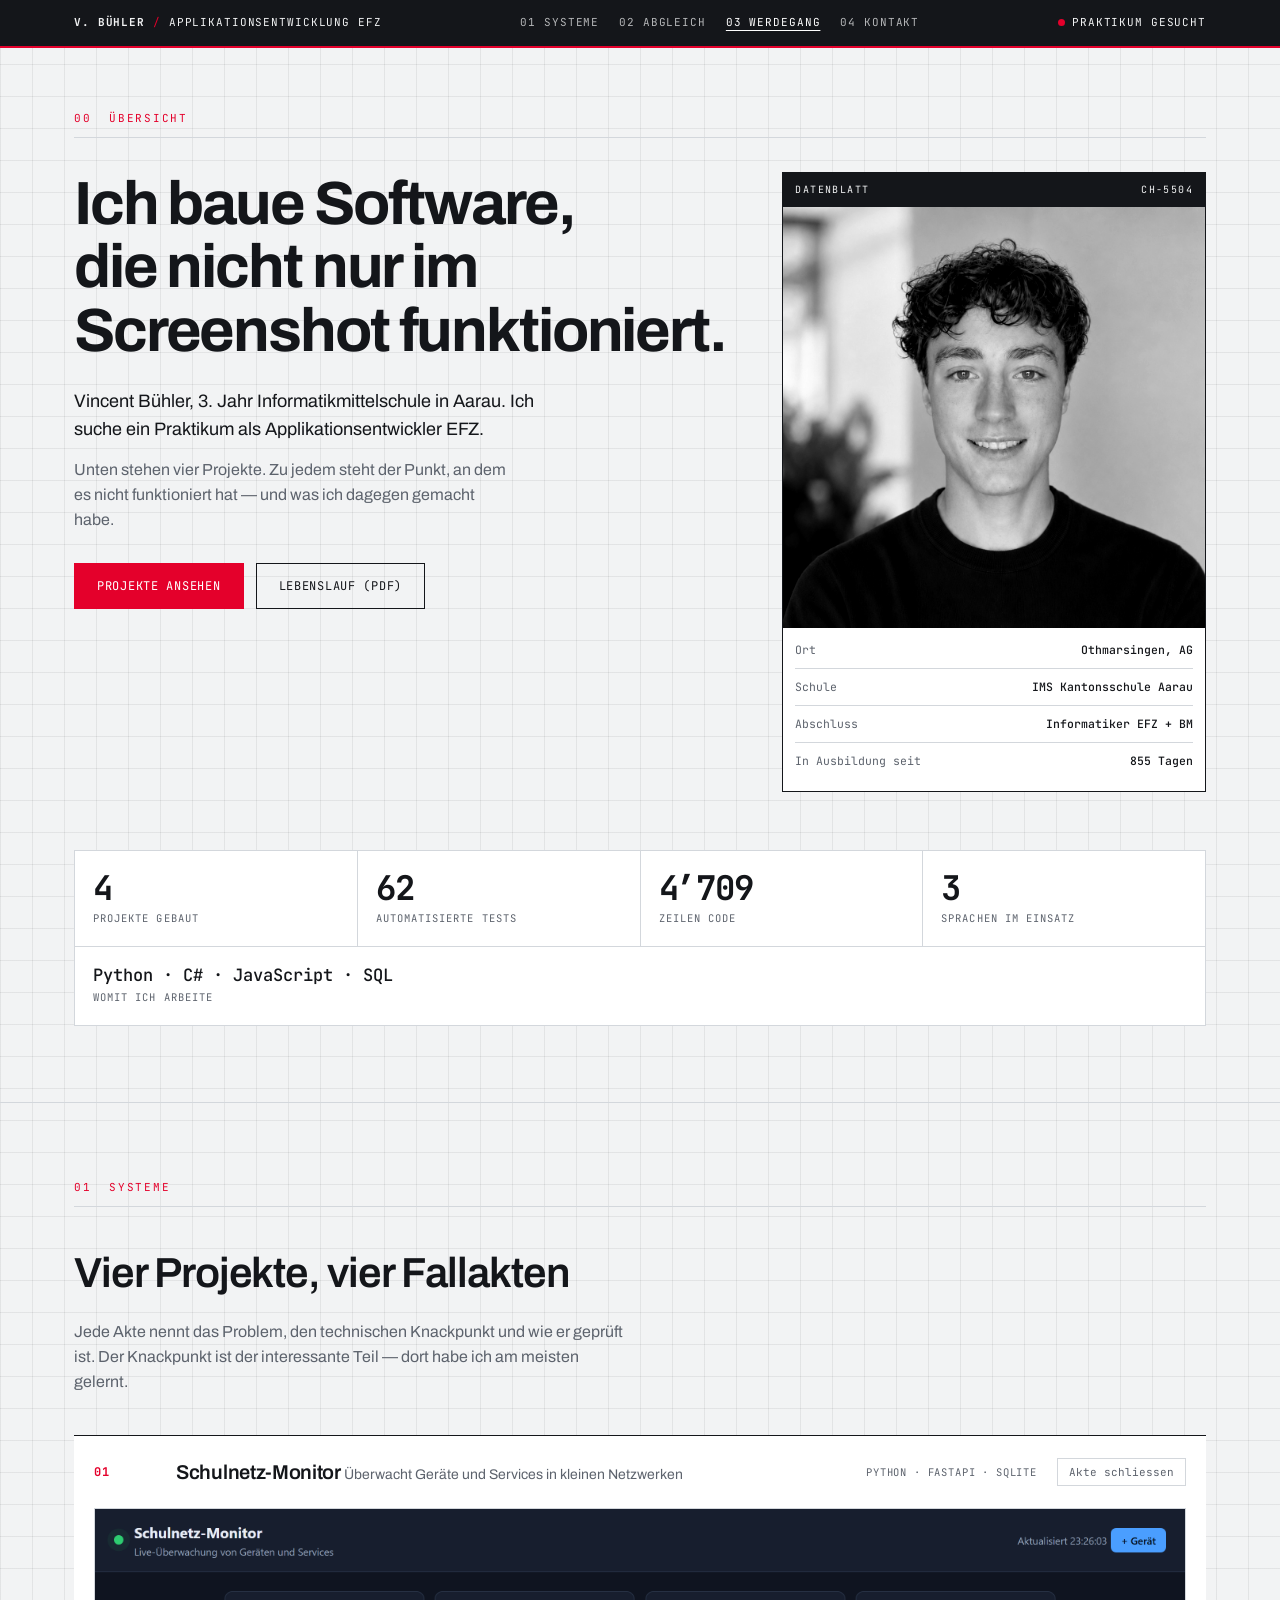
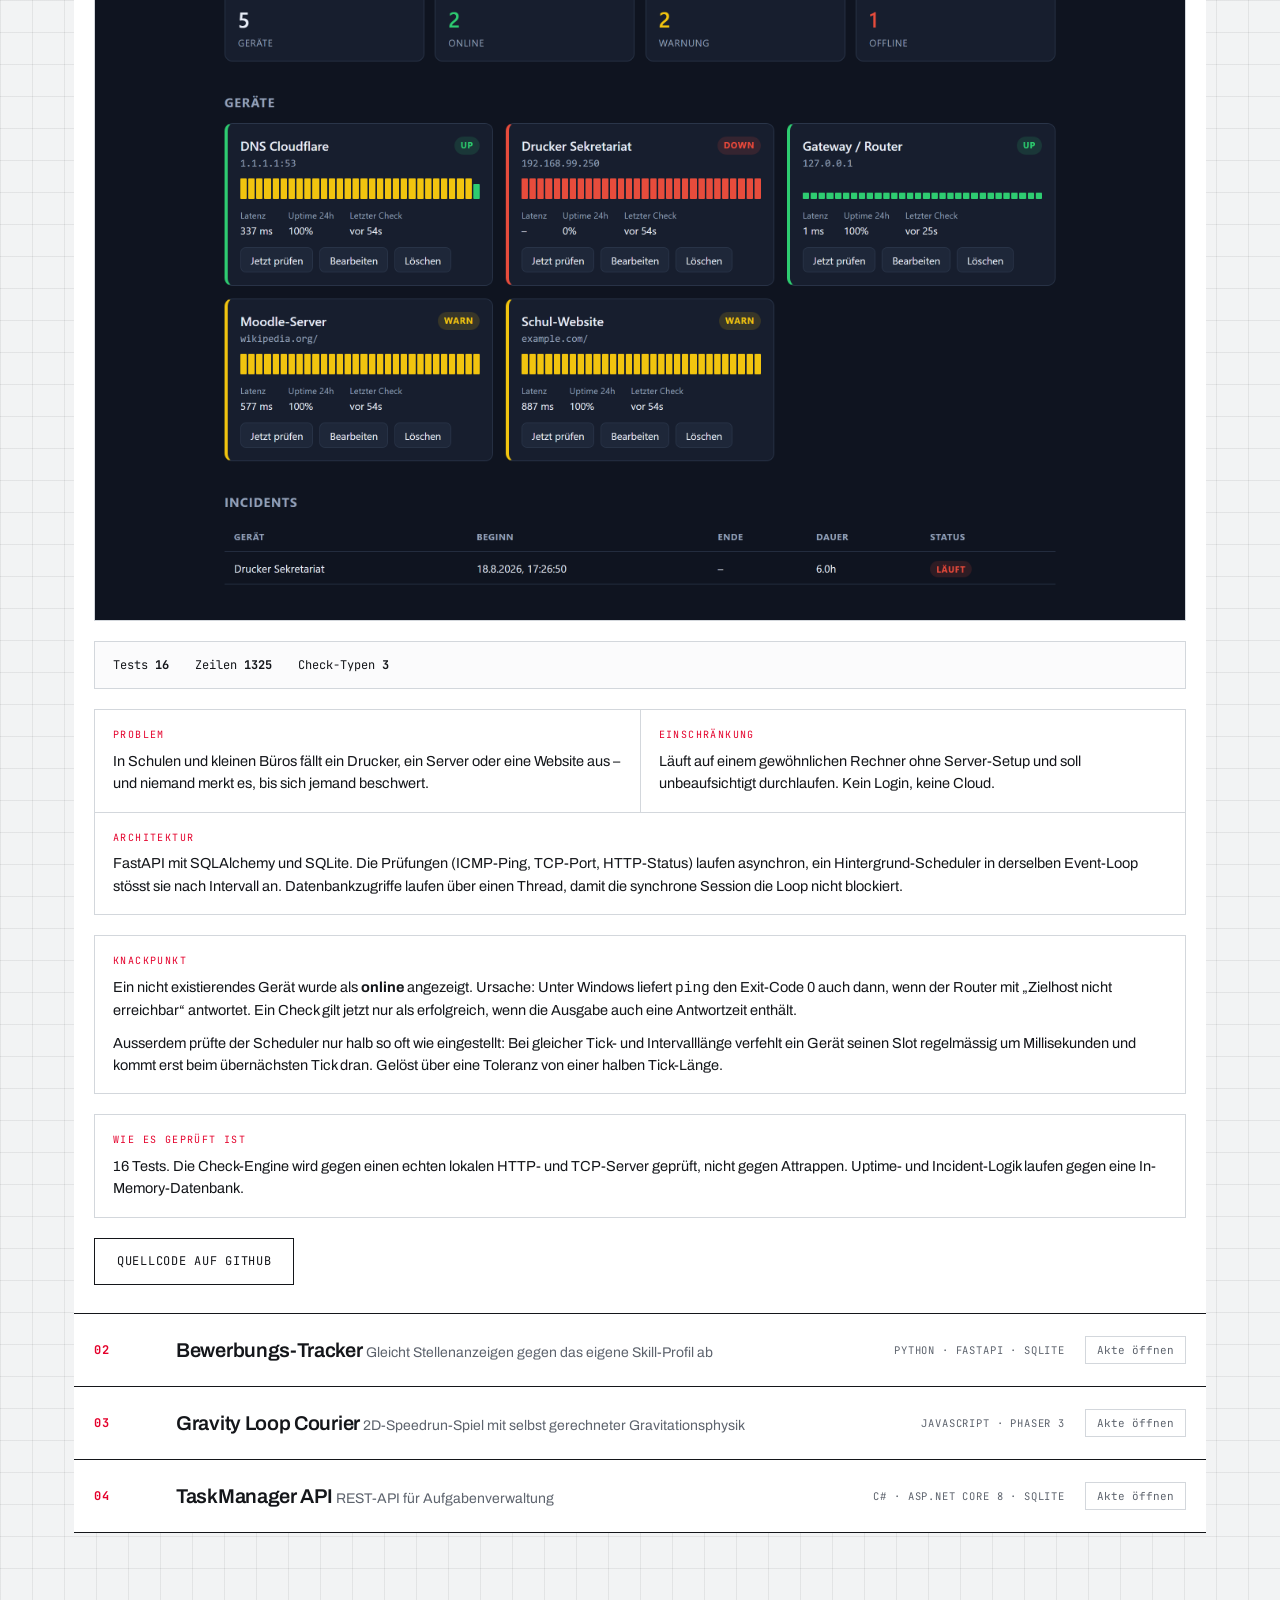
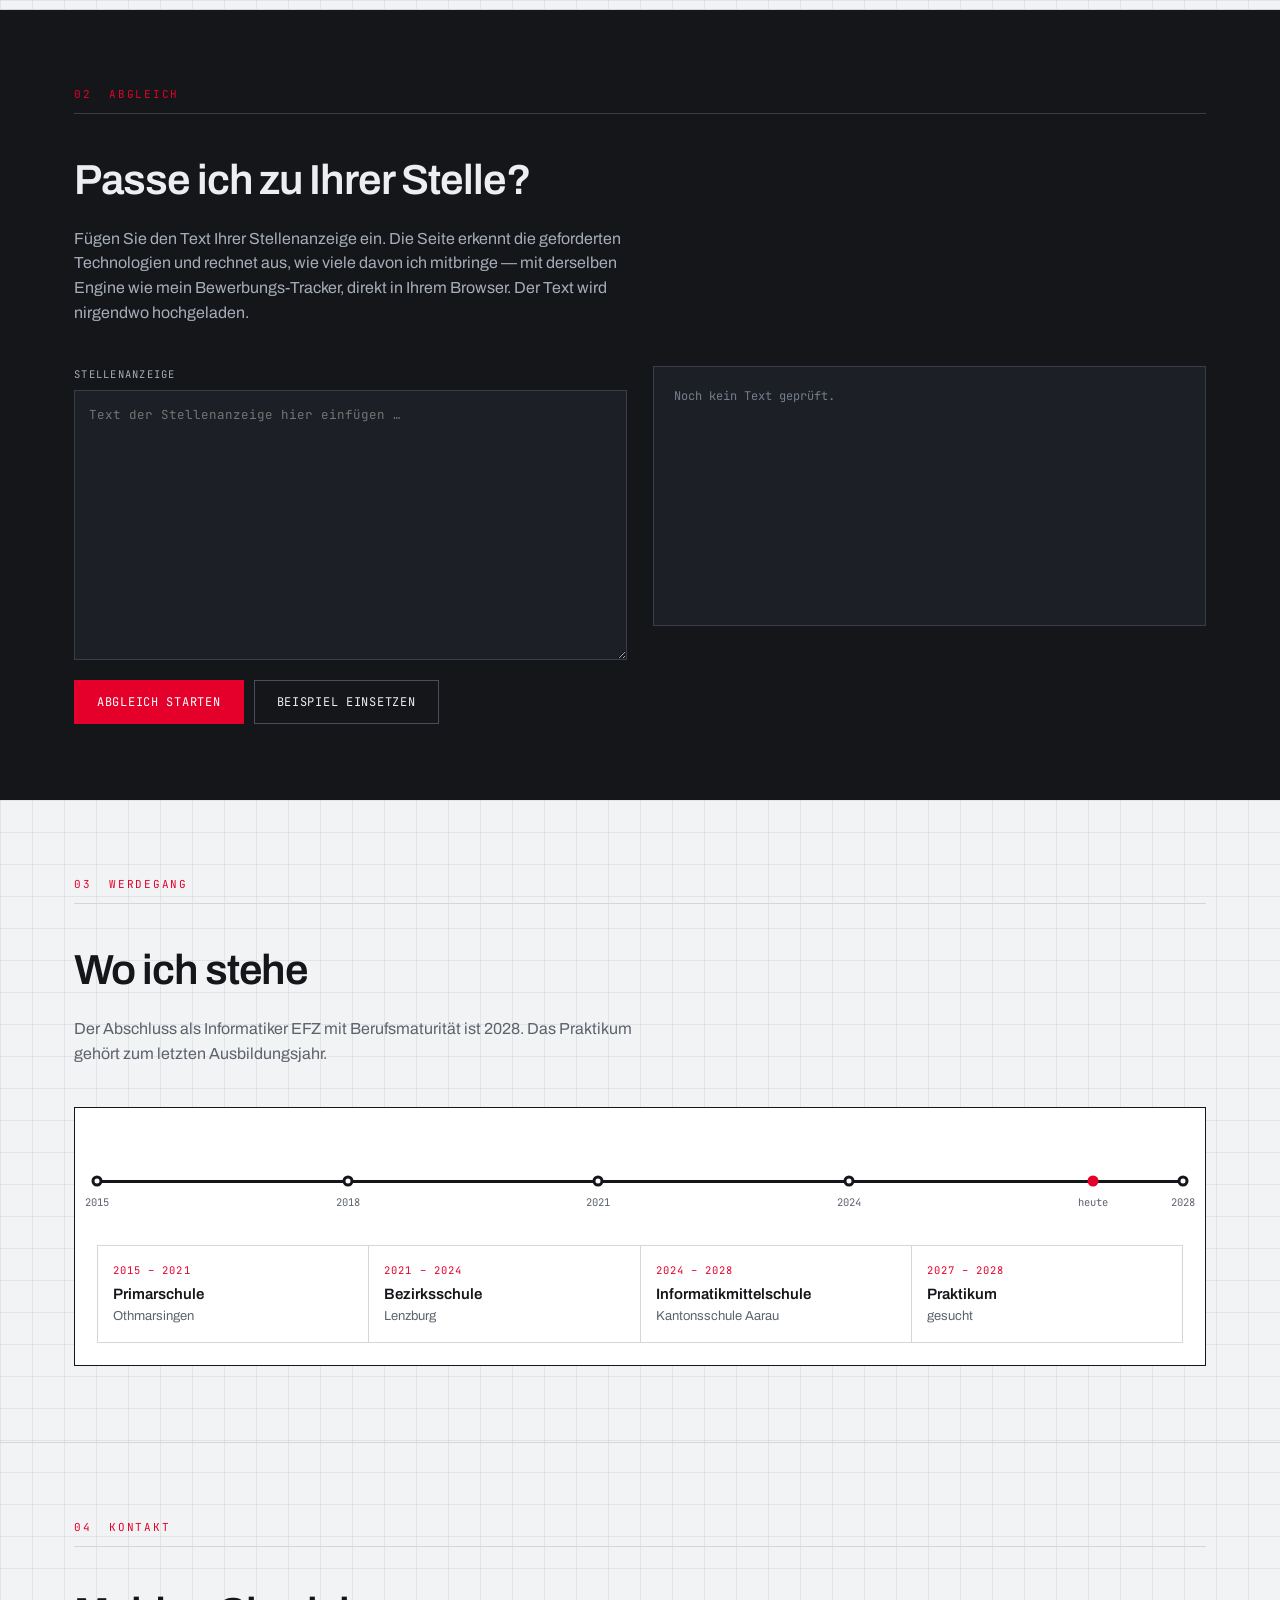
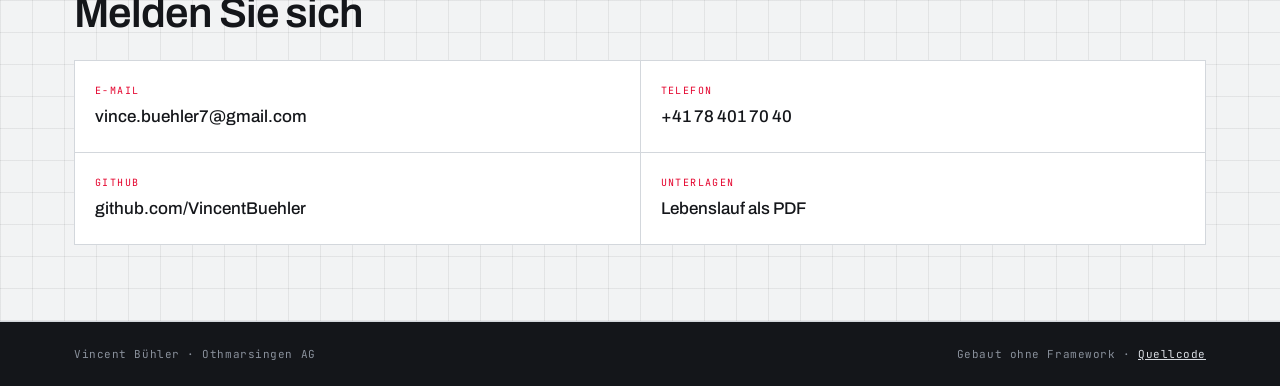
<file: index.html>
<!doctype html>
<html lang="de">
<head>
<meta charset="utf-8">
<meta name="viewport" content="width=device-width, initial-scale=1">
<title>Vincent Bühler — Applikationsentwicklung EFZ</title>
<meta name="description" content="Vincent Bühler, angehender Applikationsentwickler EFZ aus Othmarsingen. Vier gebaute Projekte mit 62 Tests: Netzwerk-Monitoring, Textanalyse, Gravitationsphysik und eine REST-API.">
<meta name="theme-color" content="#F2F3F4">
<meta property="og:title" content="Vincent Bühler — Applikationsentwicklung EFZ">
<meta property="og:description" content="Vier gebaute Projekte, 62 Tests, 4700 Zeilen Code. Kein Portfolio voller Behauptungen, sondern die technischen Knackpunkte dahinter.">
<meta property="og:type" content="website">
<link rel="preconnect" href="https://fonts.googleapis.com">
<link rel="preconnect" href="https://fonts.gstatic.com" crossorigin>
<link href="https://fonts.googleapis.com/css2?family=Archivo:wght@400;500;600;700&family=JetBrains+Mono:wght@400;500;700&display=swap" rel="stylesheet">
<link rel="stylesheet" href="assets/style.css">
<link rel="icon" href="data:image/svg+xml,<svg xmlns='http://www.w3.org/2000/svg' viewBox='0 0 32 32'><rect width='32' height='32' fill='%2314161A'/><text x='16' y='23' font-family='monospace' font-size='18' font-weight='700' fill='%23E4002B' text-anchor='middle'>V</text></svg>">
</head>
<body>

<!-- Statuszeile: die Kopfzeile einer Instrumententafel, keine Navigationsleiste -->
<header class="statusbar">
  <div class="statusbar-inner">
    <span class="sb-id"><b>V. BÜHLER</b><span class="sb-sep">/</span><span class="sb-rolle">APPLIKATIONSENTWICKLUNG EFZ</span></span>
    <nav class="sb-nav">
      <a href="#systeme">01 Systeme</a>
      <a href="#abgleich">02 Abgleich</a>
      <a href="#werdegang">03 Werdegang</a>
      <a href="#kontakt">04 Kontakt</a>
    </nav>
    <span class="sb-status"><i class="dot"></i>Praktikum gesucht</span>
  </div>
</header>

<main>

<!-- 00 ÜBERSICHT -->
<section class="sektion hero" id="uebersicht">
  <div class="raster">
    <div class="marke">00 &nbsp;Übersicht</div>

    <div class="hero-grid">
      <div class="hero-text">
        <h1>Ich baue Software,<br>die nicht nur im<br>Screenshot funktioniert.</h1>
        <p class="lead">
          Vincent Bühler, 3. Jahr Informatikmittelschule in Aarau. Ich suche ein
          Praktikum als Applikationsentwickler EFZ.
        </p>
        <p class="lead-sub">
          Unten stehen vier Projekte. Zu jedem steht der Punkt, an dem es nicht
          funktioniert hat — und was ich dagegen gemacht habe.
        </p>
        <div class="hero-aktionen">
          <a class="knopf primaer" href="#systeme">Projekte ansehen</a>
          <a class="knopf" href="Lebenslauf_Vincent_Buehler.pdf">Lebenslauf (PDF)</a>
        </div>
      </div>

      <aside class="idkarte">
        <div class="idkarte-kopf"><span>Datenblatt</span><span>CH-5504</span></div>
        <img src="assets/vincent.jpg" alt="Porträt von Vincent Bühler" width="420" height="420">
        <dl class="idkarte-daten">
          <div><dt>Ort</dt><dd>Othmarsingen, AG</dd></div>
          <div><dt>Schule</dt><dd>IMS Kantonsschule Aarau</dd></div>
          <div><dt>Abschluss</dt><dd>Informatiker EFZ + BM</dd></div>
          <div><dt>In Ausbildung seit</dt><dd><span data-uhr="tage">…</span> Tagen</dd></div>
        </dl>
      </aside>
    </div>

    <!-- Instrumente: ausgezählte Werte aus den Repositories, keine Schätzungen -->
    <div class="instrumente">
      <div class="instrument">
        <span class="i-wert">4</span>
        <span class="i-label">Projekte gebaut</span>
      </div>
      <div class="instrument">
        <span class="i-wert" data-zaehler="62">0</span>
        <span class="i-label">automatisierte Tests</span>
      </div>
      <div class="instrument">
        <span class="i-wert" data-zaehler="4709">0</span>
        <span class="i-label">Zeilen Code</span>
      </div>
      <div class="instrument">
        <span class="i-wert">3</span>
        <span class="i-label">Sprachen im Einsatz</span>
      </div>
      <div class="instrument breit">
        <span class="i-wert klein">Python · C# · JavaScript · SQL</span>
        <span class="i-label">Womit ich arbeite</span>
      </div>
    </div>
  </div>
</section>

<!-- 01 SYSTEME -->
<section class="sektion" id="systeme">
  <div class="raster">
    <div class="marke">01 &nbsp;Systeme</div>
    <h2 class="sektion-titel">Vier Projekte, vier Fallakten</h2>
    <p class="sektion-lead">
      Jede Akte nennt das Problem, den technischen Knackpunkt und wie er geprüft ist.
      Der Knackpunkt ist der interessante Teil — dort habe ich am meisten gelernt.
    </p>

    <div class="module" id="modulliste"></div>
  </div>
</section>

<!-- 02 ABGLEICH -->
<section class="sektion sektion-dunkel" id="abgleich">
  <div class="raster">
    <div class="marke hell">02 &nbsp;Abgleich</div>
    <h2 class="sektion-titel">Passe ich zu Ihrer Stelle?</h2>
    <p class="sektion-lead">
      Fügen Sie den Text Ihrer Stellenanzeige ein. Die Seite erkennt die geforderten
      Technologien und rechnet aus, wie viele davon ich mitbringe — mit derselben
      Engine wie mein Bewerbungs-Tracker, direkt in Ihrem Browser. Der Text wird
      nirgendwo hochgeladen.
    </p>

    <div class="abgleich-flaeche">
      <div class="abgleich-eingabe">
        <label for="anzeige">Stellenanzeige</label>
        <textarea id="anzeige" rows="12" spellcheck="false"
          placeholder="Text der Stellenanzeige hier einfügen …"></textarea>
        <div class="abgleich-knoepfe">
          <button id="pruefen" class="knopf primaer">Abgleich starten</button>
          <button id="beispiel" class="knopf">Beispiel einsetzen</button>
        </div>
      </div>

      <div class="abgleich-ergebnis" id="ergebnis" aria-live="polite">
        <p class="platzhalter">Noch kein Text geprüft.</p>
      </div>
    </div>
  </div>
</section>

<!-- 03 WERDEGANG -->
<section class="sektion" id="werdegang">
  <div class="raster">
    <div class="marke">03 &nbsp;Werdegang</div>
    <h2 class="sektion-titel">Wo ich stehe</h2>
    <p class="sektion-lead">
      Der Abschluss als Informatiker EFZ mit Berufsmaturität ist 2028. Das Praktikum
      gehört zum letzten Ausbildungsjahr.
    </p>
    <div class="skala" id="skala"></div>
  </div>
</section>

<!-- 04 KONTAKT -->
<section class="sektion" id="kontakt">
  <div class="raster">
    <div class="marke">04 &nbsp;Kontakt</div>
    <h2 class="sektion-titel">Melden Sie sich</h2>
    <div class="kontakt-grid">
      <a class="kontakt-feld" href="mailto:vince.buehler7@gmail.com">
        <span class="kf-label">E-Mail</span>
        <span class="kf-wert">vince.buehler7@gmail.com</span>
      </a>
      <a class="kontakt-feld" href="tel:+41784017040">
        <span class="kf-label">Telefon</span>
        <span class="kf-wert">+41 78 401 70 40</span>
      </a>
      <a class="kontakt-feld" href="https://github.com/VincentBuehler" target="_blank" rel="noopener">
        <span class="kf-label">GitHub</span>
        <span class="kf-wert">github.com/VincentBuehler</span>
      </a>
      <a class="kontakt-feld" href="Lebenslauf_Vincent_Buehler.pdf">
        <span class="kf-label">Unterlagen</span>
        <span class="kf-wert">Lebenslauf als PDF</span>
      </a>
    </div>
  </div>
</section>

</main>

<footer class="fusszeile">
  <div class="raster fz-inner">
    <span>Vincent Bühler · Othmarsingen AG</span>
    <span>Gebaut ohne Framework · <a href="https://github.com/VincentBuehler/VincentBuehlerPortfolio" target="_blank" rel="noopener">Quellcode</a></span>
  </div>
</footer>

<script type="module" src="assets/app.js"></script>
</body>
</html>
</file>
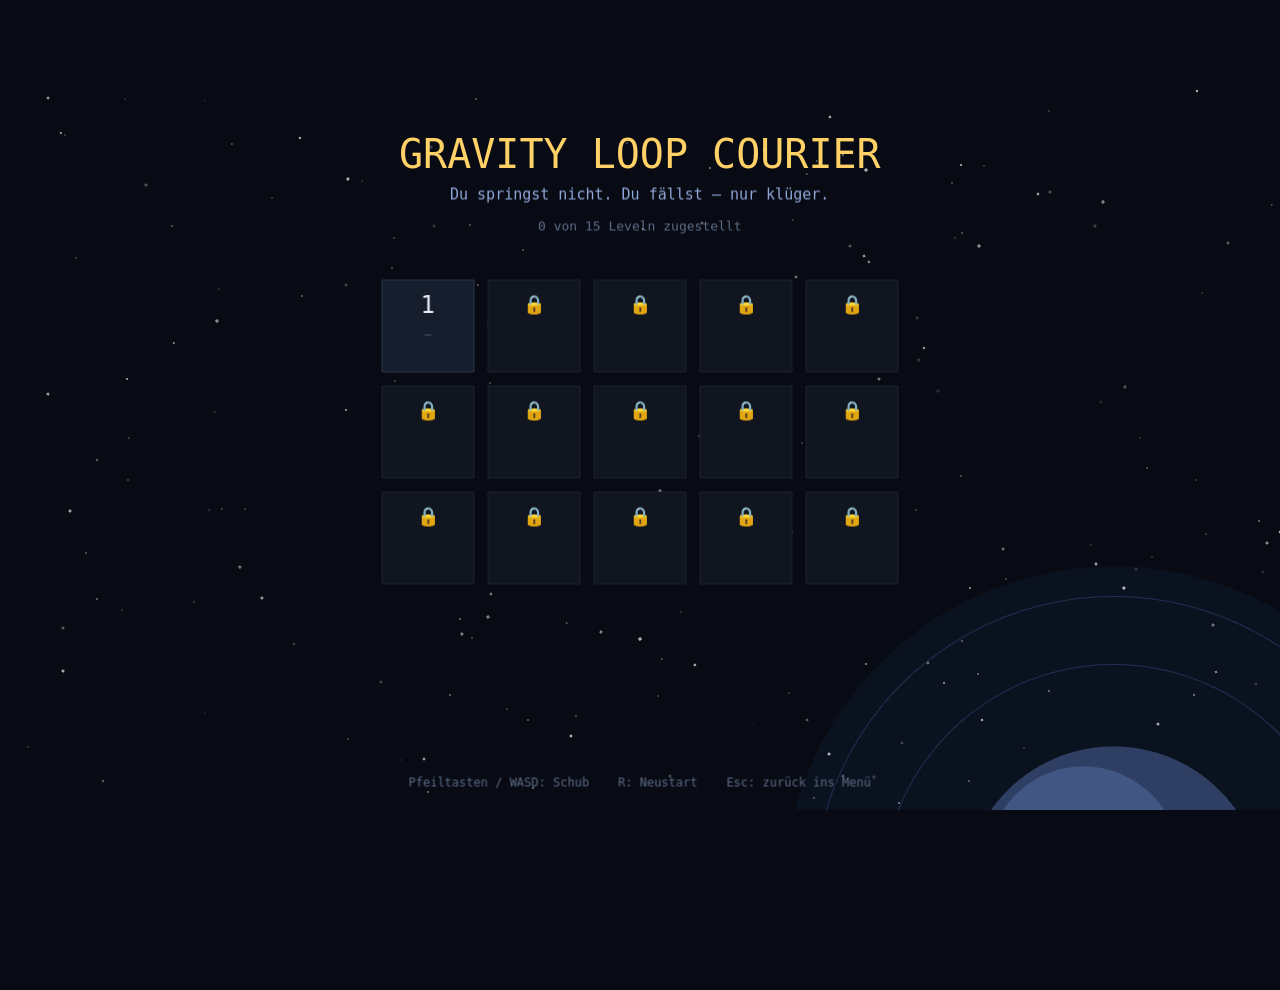
<file: spiel/index.html>
<!doctype html>
<html lang="de">
<head>
<meta charset="utf-8">
<meta name="viewport" content="width=device-width, initial-scale=1">
<title>Gravity Loop Courier</title>
<style>
  html, body {
    margin: 0;
    padding: 0;
    height: 100%;
    background: #080b14;
    overflow: hidden;
  }
  #game { width: 100%; height: 100%; }
  canvas { display: block; }
</style>
</head>
<body>
<div id="game"></div>
<script src="lib/phaser.min.js"></script>
<script type="module" src="src/main.js"></script>
</body>
</html>
</file>
<file: assets/style.css>
/*
  Vincent Bühler — Portfolio
  Gestaltung: Schweizer Rastertypografie trifft Instrumententafel.
  Sichtbares Raster, nummerierte Abschnitte, Messwerte in Monospace,
  ein einziger Signalakzent. Bewusst kein Dark-Mode-Neon und kein Creme-Serif.
*/

:root {
  --papier: #f2f3f4;
  --flaeche: #ffffff;
  --tinte: #14161a;
  --tinte-weich: #5d636d;
  --linie: #d3d7dc;
  --linie-fein: rgba(20, 22, 26, 0.07);
  --signal: #e4002b;
  --gut: #17784a;
  --warn: #a35c00;
  --schlecht: #c02626;
  --dunkel: #14161a;
  --dunkel-flaeche: #1c1f25;

  --schrift: "Archivo", ui-sans-serif, system-ui, "Segoe UI", Helvetica, Arial, sans-serif;
  --mono: "JetBrains Mono", ui-monospace, "Cascadia Mono", Consolas, monospace;

  --spalte: 1180px;
}

*, *::before, *::after { box-sizing: border-box; }

html { scroll-behavior: smooth; }
@media (prefers-reduced-motion: reduce) {
  html { scroll-behavior: auto; }
  * { animation-duration: 0.001ms !important; transition-duration: 0.001ms !important; }
}

body {
  margin: 0;
  background: var(--papier);
  color: var(--tinte);
  font-family: var(--schrift);
  font-size: 16px;
  line-height: 1.55;
  -webkit-font-smoothing: antialiased;
  /* Millimeterpapier: das Raster ist Teil der Gestaltung, nicht Dekoration. */
  background-image:
    linear-gradient(var(--linie-fein) 1px, transparent 1px),
    linear-gradient(90deg, var(--linie-fein) 1px, transparent 1px);
  background-size: 100% 32px, 32px 100%;
}

a { color: inherit; }

/* --- Statuszeile ------------------------------------------------------- */

.statusbar {
  position: sticky;
  top: 0;
  z-index: 50;
  background: var(--dunkel);
  color: #f2f3f4;
  border-bottom: 2px solid var(--signal);
}
.statusbar-inner {
  max-width: var(--spalte);
  margin: 0 auto;
  padding: 0 24px;
  height: 46px;
  display: flex;
  align-items: center;
  justify-content: space-between;
  gap: 16px;
  font-family: var(--mono);
  font-size: 11px;
  letter-spacing: 0.08em;
  text-transform: uppercase;
}
.sb-id b { font-weight: 700; }
.sb-sep { color: var(--signal); margin: 0 8px; }
.sb-nav { display: flex; gap: 20px; }
.sb-nav a { text-decoration: none; opacity: 0.72; transition: opacity 0.15s; }
.sb-nav a:hover, .sb-nav a.aktiv { opacity: 1; }
.sb-nav a.aktiv { color: #fff; text-decoration: underline; text-underline-offset: 4px; }
.sb-status { display: flex; align-items: center; gap: 7px; white-space: nowrap; }
.dot {
  width: 7px; height: 7px; border-radius: 50%;
  background: var(--signal);
  box-shadow: 0 0 0 0 rgba(228, 0, 43, 0.6);
  animation: puls 2.4s ease-out infinite;
}
@keyframes puls {
  0% { box-shadow: 0 0 0 0 rgba(228, 0, 43, 0.55); }
  70%, 100% { box-shadow: 0 0 0 7px rgba(228, 0, 43, 0); }
}

/* --- Raster und Abschnitte --------------------------------------------- */

.raster { max-width: var(--spalte); margin: 0 auto; padding: 0 24px; }

.sektion { padding: 76px 0; border-bottom: 1px solid var(--linie); }
.sektion-dunkel {
  background: var(--dunkel);
  color: #eceef1;
  border-bottom: none;
}

.marke {
  font-family: var(--mono);
  font-size: 11px;
  letter-spacing: 0.16em;
  text-transform: uppercase;
  color: var(--signal);
  padding-bottom: 10px;
  margin-bottom: 34px;
  border-bottom: 1px solid var(--linie);
}
.marke.hell { border-color: rgba(255, 255, 255, 0.16); }

.sektion-titel {
  font-size: clamp(28px, 4vw, 42px);
  font-weight: 600;
  letter-spacing: -0.025em;
  margin: 0 0 14px;
}
.sektion-lead {
  max-width: 62ch;
  color: var(--tinte-weich);
  margin: 0 0 40px;
}
.sektion-dunkel .sektion-lead { color: #a6adb8; }

/* --- Kopfbereich -------------------------------------------------------- */

.hero { padding-top: 62px; }
.hero-grid {
  display: grid;
  grid-template-columns: 1.55fr 1fr;
  gap: 52px;
  align-items: start;
}
.hero h1 {
  font-size: clamp(34px, 5.4vw, 61px);
  line-height: 1.04;
  letter-spacing: -0.035em;
  font-weight: 700;
  margin: 0 0 26px;
}
.lead { font-size: 18px; max-width: 46ch; margin: 0 0 14px; }
.lead-sub { color: var(--tinte-weich); max-width: 48ch; margin: 0 0 30px; }

.hero-aktionen { display: flex; gap: 12px; flex-wrap: wrap; }

.knopf {
  display: inline-block;
  font-family: var(--mono);
  font-size: 12px;
  letter-spacing: 0.06em;
  text-transform: uppercase;
  padding: 13px 22px;
  border: 1px solid var(--tinte);
  background: transparent;
  color: var(--tinte);
  text-decoration: none;
  cursor: pointer;
  transition: background 0.15s, color 0.15s;
}
.knopf:hover { background: var(--tinte); color: var(--papier); }
.knopf.primaer { background: var(--signal); border-color: var(--signal); color: #fff; }
.knopf.primaer:hover { background: #b80023; border-color: #b80023; }
.sektion-dunkel .knopf { border-color: #4a505b; color: #eceef1; }
.sektion-dunkel .knopf:hover { background: #eceef1; color: var(--dunkel); }
.sektion-dunkel .knopf.primaer { background: var(--signal); border-color: var(--signal); color: #fff; }

/* --- Datenblatt --------------------------------------------------------- */

.idkarte { border: 1px solid var(--tinte); background: var(--flaeche); }
.idkarte-kopf {
  display: flex; justify-content: space-between;
  font-family: var(--mono); font-size: 10px;
  letter-spacing: 0.14em; text-transform: uppercase;
  padding: 9px 12px;
  background: var(--tinte); color: var(--papier);
}
.idkarte img { display: block; width: 100%; height: auto; filter: grayscale(1) contrast(1.05); }
.idkarte-daten { margin: 0; padding: 4px 12px 12px; }
.idkarte-daten > div {
  display: flex; justify-content: space-between; gap: 12px;
  padding: 9px 0; border-bottom: 1px solid var(--linie);
  font-family: var(--mono); font-size: 11.5px;
}
.idkarte-daten > div:last-child { border-bottom: none; }
.idkarte-daten dt { color: var(--tinte-weich); margin: 0; }
.idkarte-daten dd { margin: 0; text-align: right; font-weight: 500; }

/* --- Instrumente -------------------------------------------------------- */

.instrumente {
  display: grid;
  grid-template-columns: repeat(4, 1fr);
  gap: 1px;
  margin-top: 58px;
  background: var(--linie);
  border: 1px solid var(--linie);
}
.instrument {
  background: var(--flaeche);
  padding: 20px 18px;
  display: flex; flex-direction: column; gap: 5px;
}
.instrument.breit { grid-column: 1 / -1; }
.i-wert {
  font-family: var(--mono);
  font-size: 34px; font-weight: 700;
  line-height: 1; letter-spacing: -0.03em;
  font-variant-numeric: tabular-nums;
}
.i-wert.klein { font-size: 17px; font-weight: 500; letter-spacing: 0; }
.i-label {
  font-family: var(--mono); font-size: 10.5px;
  letter-spacing: 0.1em; text-transform: uppercase;
  color: var(--tinte-weich);
}

/* --- Module / Fallakten ------------------------------------------------- */

.module { border-top: 1px solid var(--tinte); }

.modul { border-bottom: 1px solid var(--tinte); background: var(--flaeche); }

.modul-kopf {
  width: 100%;
  display: grid;
  grid-template-columns: 62px 1fr auto auto;
  gap: 20px;
  align-items: center;
  padding: 22px 20px;
  background: none;
  border: none;
  font-family: inherit;
  font-size: inherit;
  color: inherit;
  text-align: left;
  cursor: pointer;
  transition: background 0.15s;
}
.modul-kopf:hover { background: #fafbfb; }
.modul-nr {
  font-family: var(--mono); font-size: 12px; font-weight: 700;
  color: var(--signal); letter-spacing: 0.08em;
}
.modul-titel { font-size: 20px; font-weight: 600; letter-spacing: -0.015em; }
.modul-zeile { font-size: 14px; color: var(--tinte-weich); margin-top: 3px; }
.modul-stack {
  font-family: var(--mono); font-size: 10.5px;
  letter-spacing: 0.08em; text-transform: uppercase;
  color: var(--tinte-weich); white-space: nowrap;
}
.modul-schalter {
  font-family: var(--mono); font-size: 11px;
  border: 1px solid var(--linie); padding: 6px 11px;
  white-space: nowrap; color: var(--tinte-weich);
}
.modul[open] .modul-schalter, .modul-kopf:hover .modul-schalter {
  border-color: var(--tinte); color: var(--tinte);
}

.akte { display: none; padding: 0 20px 28px; }
.modul.offen .akte { display: block; }

.akte-raster {
  display: grid;
  grid-template-columns: repeat(2, 1fr);
  gap: 1px;
  background: var(--linie);
  border: 1px solid var(--linie);
  margin-bottom: 20px;
}
.akte-feld { background: var(--flaeche); padding: 17px 18px; }
.akte-feld.voll { grid-column: 1 / -1; }
.akte-label {
  font-family: var(--mono); font-size: 10px;
  letter-spacing: 0.14em; text-transform: uppercase;
  color: var(--signal); display: block; margin-bottom: 7px;
}
.akte-feld p { margin: 0; font-size: 14.5px; }
.akte-feld p + p { margin-top: 10px; }

.akte-messwerte {
  display: flex; flex-wrap: wrap; gap: 26px;
  font-family: var(--mono); font-size: 12px;
  padding: 14px 18px; border: 1px solid var(--linie);
  margin-bottom: 20px; background: #fbfbfc;
}
.akte-messwerte b { font-weight: 700; }
.akte-links { display: flex; gap: 10px; flex-wrap: wrap; }

.akte-bild {
  width: 100%; height: auto; display: block;
  border: 1px solid var(--linie); margin-bottom: 20px;
}

/* Spielmodul */
.spiel-flaeche { border: 1px solid var(--tinte); background: var(--dunkel); margin-bottom: 20px; }
.spiel-start {
  display: flex; flex-direction: column; align-items: center; justify-content: center;
  gap: 14px; padding: 62px 20px; text-align: center; color: #d8dce2;
}
.spiel-start p { margin: 0; font-size: 14px; max-width: 48ch; color: #a6adb8; }
.spiel-flaeche iframe { display: block; width: 100%; height: 620px; border: none; }

/* --- Abgleich ----------------------------------------------------------- */

.abgleich-flaeche {
  display: grid;
  grid-template-columns: 1fr 1fr;
  gap: 26px;
  align-items: start;
}
.abgleich-eingabe label {
  font-family: var(--mono); font-size: 10.5px;
  letter-spacing: 0.12em; text-transform: uppercase;
  color: #a6adb8; display: block; margin-bottom: 8px;
}
#anzeige {
  width: 100%;
  background: var(--dunkel-flaeche);
  border: 1px solid #383e48;
  color: #eceef1;
  font-family: var(--mono);
  font-size: 12.5px;
  line-height: 1.6;
  padding: 14px;
  resize: vertical;
}
#anzeige:focus { outline: 2px solid var(--signal); outline-offset: -1px; }
.abgleich-knoepfe { display: flex; gap: 10px; margin-top: 12px; flex-wrap: wrap; }

.abgleich-ergebnis {
  border: 1px solid #383e48;
  background: var(--dunkel-flaeche);
  min-height: 260px;
  padding: 20px;
}
.platzhalter { color: #767e8b; font-family: var(--mono); font-size: 12px; margin: 0; }

.score-zeile { display: flex; align-items: baseline; gap: 14px; margin-bottom: 4px; }
.score-wert {
  font-family: var(--mono); font-size: 46px; font-weight: 700;
  line-height: 1; letter-spacing: -0.04em; font-variant-numeric: tabular-nums;
}
.score-text { font-size: 14px; color: #a6adb8; }
.score-balken { height: 6px; background: #2a2f38; margin: 14px 0 22px; }
.score-balken i { display: block; height: 100%; background: var(--signal); transition: width 0.6s cubic-bezier(0.2, 0.7, 0.3, 1); }

.trefferliste + .trefferliste { margin-top: 20px; }
.tl-titel {
  font-family: var(--mono); font-size: 10px;
  letter-spacing: 0.14em; text-transform: uppercase;
  color: #a6adb8; margin-bottom: 9px;
}
.marker { display: flex; flex-wrap: wrap; gap: 6px; }
.marke-chip {
  font-family: var(--mono); font-size: 11.5px;
  padding: 4px 9px; border: 1px solid;
}
.marke-chip.ja { border-color: #2f6b4f; background: rgba(47, 107, 79, 0.18); color: #7fd6a6; }
.marke-chip.nein { border-color: #7a3030; background: rgba(122, 48, 48, 0.18); color: #f0958f; }

/* --- Werdegang als Skala ------------------------------------------------ */

.skala { border: 1px solid var(--tinte); background: var(--flaeche); padding: 30px 22px 22px; }
.skala-achse { position: relative; height: 3px; background: var(--tinte); margin: 42px 0 0; }
.skala-punkt { position: absolute; top: 50%; transform: translate(-50%, -50%); }
.skala-punkt i {
  display: block; width: 11px; height: 11px; background: var(--flaeche);
  border: 3px solid var(--tinte); border-radius: 50%;
}
.skala-punkt.jetzt i { background: var(--signal); border-color: var(--signal); }
.skala-punkt span {
  position: absolute; left: 50%; transform: translateX(-50%);
  font-family: var(--mono); font-size: 10.5px; white-space: nowrap;
  top: 18px; color: var(--tinte-weich);
}
.skala-eintraege {
  display: grid; grid-template-columns: repeat(4, 1fr);
  gap: 1px; background: var(--linie); border: 1px solid var(--linie);
  margin-top: 62px;
}
.skala-eintrag { background: var(--flaeche); padding: 16px 15px; }
.se-jahr {
  font-family: var(--mono); font-size: 10.5px; letter-spacing: 0.1em;
  color: var(--signal); display: block; margin-bottom: 5px;
}
.se-titel { font-weight: 600; font-size: 15px; }
.se-ort { font-size: 13px; color: var(--tinte-weich); }

/* --- Kontakt ------------------------------------------------------------ */

.kontakt-grid {
  display: grid; grid-template-columns: repeat(2, 1fr);
  gap: 1px; background: var(--linie); border: 1px solid var(--linie);
}
.kontakt-feld {
  background: var(--flaeche); padding: 22px 20px;
  text-decoration: none; display: flex; flex-direction: column; gap: 5px;
  transition: background 0.15s;
}
.kontakt-feld:hover { background: var(--tinte); color: var(--papier); }
.kontakt-feld:hover .kf-label { color: var(--papier); }
.kf-label {
  font-family: var(--mono); font-size: 10px;
  letter-spacing: 0.14em; text-transform: uppercase; color: var(--signal);
}
.kf-wert { font-size: 17px; font-weight: 500; }

/* --- Fusszeile ---------------------------------------------------------- */

.fusszeile { background: var(--dunkel); color: #8a919c; padding: 24px 0; }
.fz-inner {
  display: flex; justify-content: space-between; gap: 16px; flex-wrap: wrap;
  font-family: var(--mono); font-size: 11px; letter-spacing: 0.05em;
}
.fusszeile a { color: #d8dce2; }

/* --- Schmale Bildschirme ------------------------------------------------ */

@media (max-width: 900px) {
  .hero-grid { grid-template-columns: 1fr; gap: 34px; }
  .idkarte { max-width: 320px; }
  .instrumente { grid-template-columns: repeat(2, 1fr); }
  .abgleich-flaeche { grid-template-columns: 1fr; }
  .skala-eintraege { grid-template-columns: repeat(2, 1fr); }
  .sb-nav { display: none; }
}

@media (max-width: 620px) {
  .sektion { padding: 52px 0; }
  .raster { padding: 0 16px; }
  .statusbar-inner { padding: 0 16px; font-size: 10px; }
  /* Auf schmalen Geräten bricht die volle Berufsbezeichnung um und macht die
     Statuszeile zweizeilig – dort genügt der Name. */
  .sb-id .sb-sep, .sb-id .sb-rolle { display: none; }
  .modul-kopf { grid-template-columns: 34px 1fr; gap: 12px; padding: 18px 15px; }
  .modul-stack, .modul-schalter { display: none; }
  .akte { padding: 0 15px 22px; }
  .akte-raster { grid-template-columns: 1fr; }
  .kontakt-grid { grid-template-columns: 1fr; }
  .instrumente { grid-template-columns: 1fr; }
  .skala-eintraege { grid-template-columns: 1fr; }
  .spiel-flaeche iframe { height: 460px; }
}
</file>
